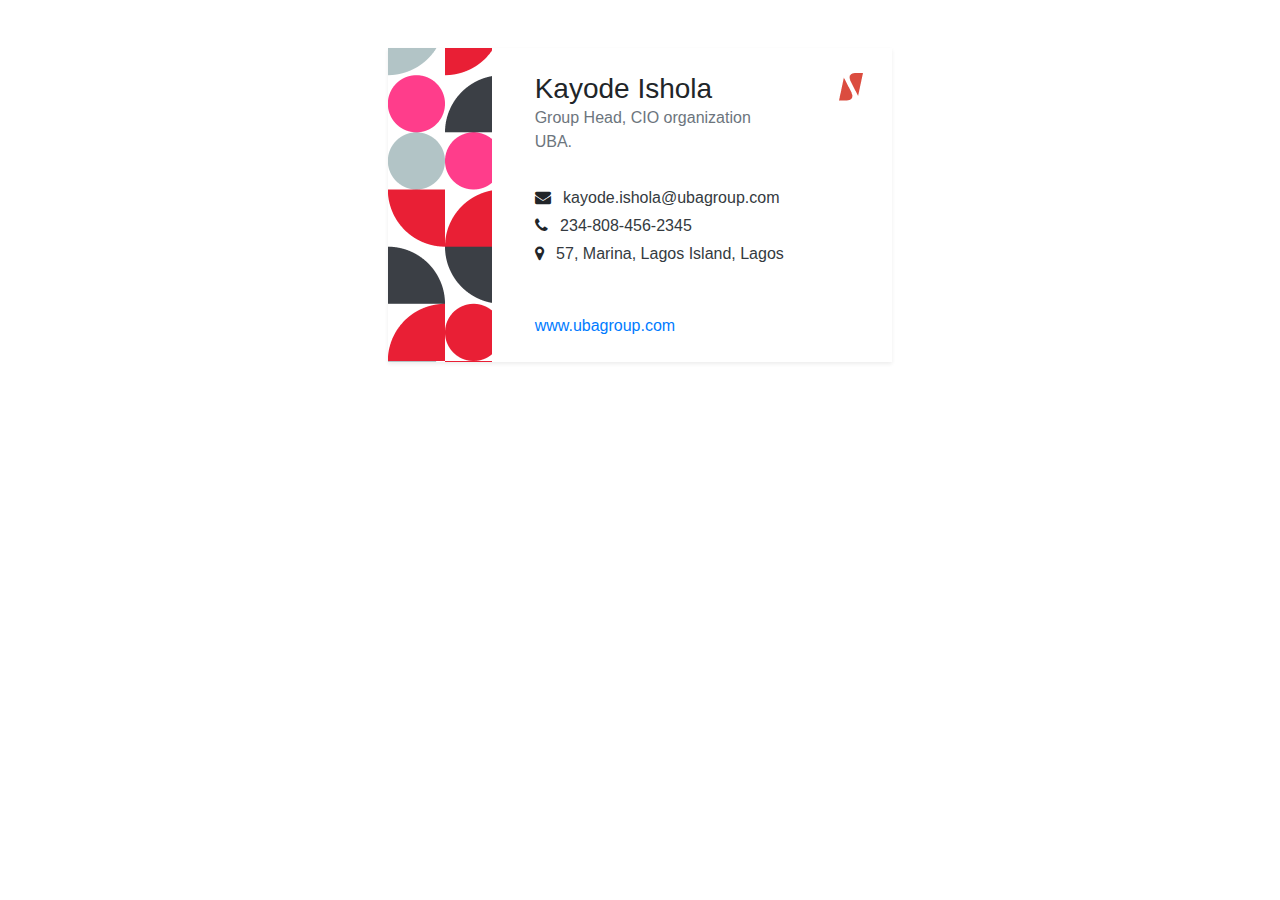
<file: index.html>
<!doctype html>
<html lang="en">
  <head>
    <title>Title</title>
    <!-- Required meta tags -->
    <meta charset="utf-8">
    <meta name="viewport" content="width=device-width, initial-scale=1, shrink-to-fit=no">

    <!-- Bootstrap CSS -->
    <link rel="stylesheet" href="https://stackpath.bootstrapcdn.com/bootstrap/4.3.1/css/bootstrap.min.css" integrity="sha384-ggOyR0iXCbMQv3Xipma34MD+dH/1fQ784/j6cY/iJTQUOhcWr7x9JvoRxT2MZw1T" crossorigin="anonymous">
  <link rel="stylesheet" href="https://cdnjs.cloudflare.com/ajax/libs/font-awesome/4.7.0/css/font-awesome.min.css" />
    
 <style>
  .bg-background{
    background-image: url(./side-pattern.png);
    object-fit: contain;
    min-height: 18rem;
  }
  
    @media (max-width: 767.98px) { 
      .bg-background{
    background-image: url(./side-pattern.png);
    object-fit: contain;
    min-height: 15rem!important;
  }
  
    }
 </style>
 
  </head>
  <body>
      <div class="container col-md-5 mx-auto mt-5">
        <div class="bg-white shadow-sm">
          <div class="row">
            <div class="col-3">
              <div class="bg-background h-100">

              </div>
            </div>
            <div class="col-9 px-1">
              <div class="h-100 py-4 px-md-4">
                <div class="d-flex justify-content-between">
                  <h3 class="mb-0">Kayode Ishola</h3>
                  <div class="pr-3">
                    <img src="/logo.png" class="img-fluid" alt="">
                    </div>
                </div>
                
                <p class="text-secondary">Group Head, CIO organization <br> UBA.</p>
                
                 <div class="pt-3">
                  <p class="mb-1">
                    <i class="fa fa-envelope" style="font-size:16px"></i>
                   <a class="text-dark ml-2" href="mailto:kayode.ishola@ubagroup.com">kayode.ishola@ubagroup.com</a> </p>
                  <p class="mb-1">
                    <i class="fa fa-phone" style="font-size:16px"></i>
                    <a href="tel:+234-808-456-2345" class="text-dark ml-2">234-808-456-2345</a>
                  </p>
                   <p class="mb-0">
                    <i class="fa fa-map-marker" style="font-size:16px"></i>
                    <a href="" class="text-dark ml-2">57, Marina, Lagos Island, Lagos</a>
                  </p>

                </div>
           
                <div class="pt-md-5 pt-4">
                  <a href="https://www.ubagroup.com/" class="mb-0 fs-6">www.ubagroup.com</a>
                </div>
              </div>
            </div>
          </div>
        </div>
      </div>
    <!-- Optional JavaScript -->
    <!-- jQuery first, then Popper.js, then Bootstrap JS -->
    <script src="https://code.jquery.com/jquery-3.3.1.slim.min.js" integrity="sha384-q8i/X+965DzO0rT7abK41JStQIAqVgRVzpbzo5smXKp4YfRvH+8abtTE1Pi6jizo" crossorigin="anonymous"></script>
    <script src="https://cdnjs.cloudflare.com/ajax/libs/popper.js/1.14.7/umd/popper.min.js" integrity="sha384-UO2eT0CpHqdSJQ6hJty5KVphtPhzWj9WO1clHTMGa3JDZwrnQq4sF86dIHNDz0W1" crossorigin="anonymous"></script>
    <script src="https://stackpath.bootstrapcdn.com/bootstrap/4.3.1/js/bootstrap.min.js" integrity="sha384-JjSmVgyd0p3pXB1rRibZUAYoIIy6OrQ6VrjIEaFf/nJGzIxFDsf4x0xIM+B07jRM" crossorigin="anonymous"></script>
  </body>
</html>
</file>
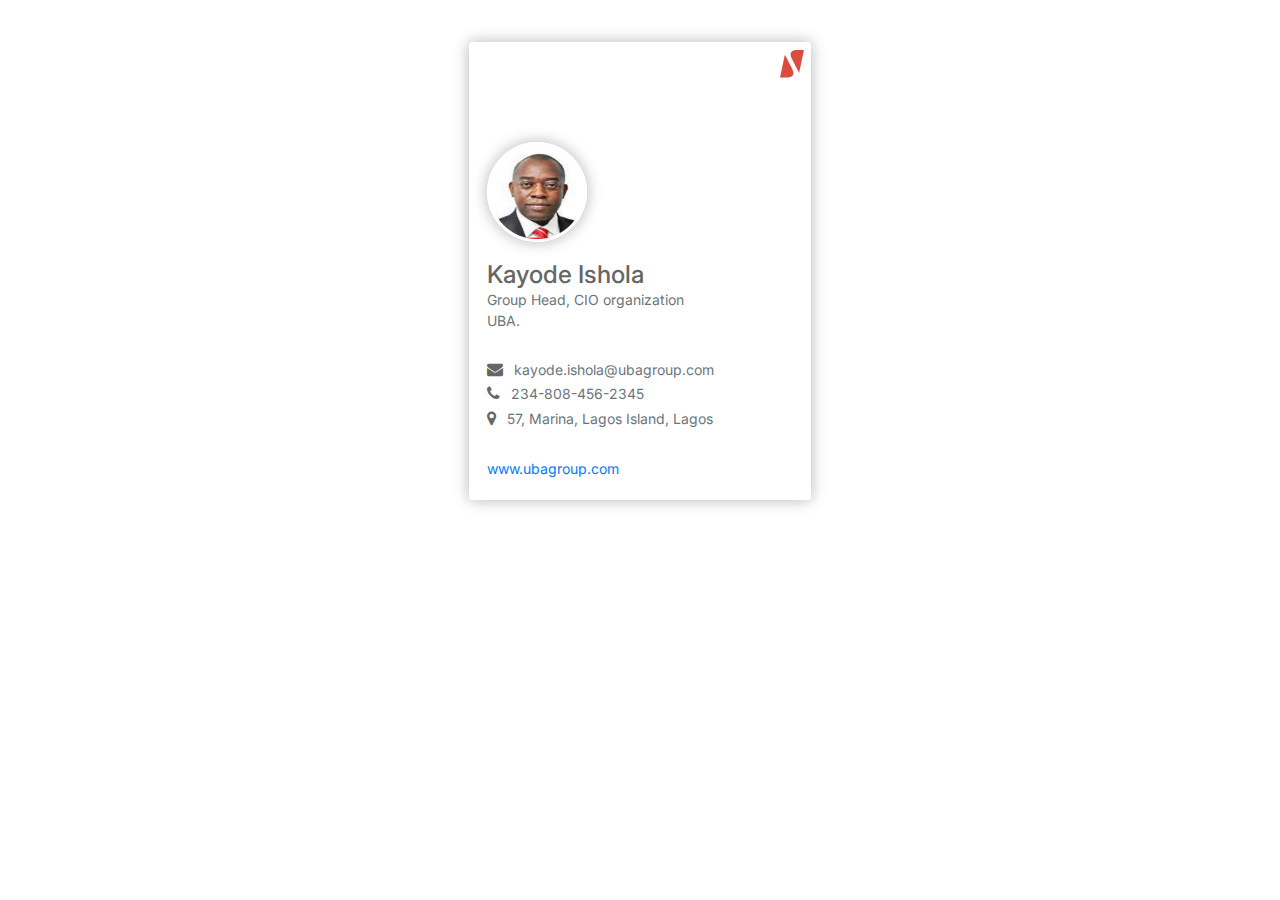
<file: id-card-2.html>
<!DOCTYPE html>
<html lang="en">

<head>
  <meta charset="UTF-8">
  <meta name="viewport" content="width=device-width, initial-scale=1.0">
  <meta http-equiv="X-UA-Compatible" content="ie=edge">
  <link rel="stylesheet" href="https://cdnjs.cloudflare.com/ajax/libs/twitter-bootstrap/4.0.0-beta/css/bootstrap.min.css" />
  <title>ID Card</title>
  <link rel="preconnect" href="https://fonts.googleapis.com">
<link rel="preconnect" href="https://fonts.gstatic.com" crossorigin>
<link href="https://fonts.googleapis.com/css2?family=Inter:wght@100;200;300;400;500;600;700;800&display=swap" rel="stylesheet">
  <link rel="stylesheet" href="https://cdnjs.cloudflare.com/ajax/libs/font-awesome/4.7.0/css/font-awesome.min.css" />
  <link rel="stylesheet" href="style.css">
</head>

<style>
  html {
    font-size: 14px;
  }
  
  .container {
    font-size: 14px;
    color: #666666;
    font-family: 'Inter', sans-serif;
  }
</style>

<body>
  <div class="container">
    <div class="pt-5 m-auto">
      <div class="col-md-6 col-lg-4 pb-3 mx-auto px-0 px-md-3">

        <div class="card card-custom bg-white border-white border-0">
          <div class="card-custom-img" style="background-image: url(http://res.cloudinary.com/d3/image/upload/c_scale,q_auto:good,w_1110/trianglify-v1-cs85g_cc5d2i.jpg);">
           <div class="p-2">
            <img src="./logo.png" class="float-right" alt="" srcset="">
           </div>
          </div>
          <div class="card-custom-avatar">
            <img class="img-fluid" src="/image.PNG" alt="Avatar" />
          </div>
          <div class="card-body" style="overflow-y: auto">
            <h3 class="mb-0">Kayode Ishola</h3>
            <p class="text-secondary">Group Head, CIO organization <br> UBA.</p>

            <div class="pt-3">
                  <p class="mb-1">
                    <i class="fa fa-envelope" style="font-size:16px"></i>
                   <a class="text-secondary ml-2" href="mailto:kayode.ishola@ubagroup.com">kayode.ishola@ubagroup.com</a> </p>
                  <p class="mb-1">
                    <i class="fa fa-phone" style="font-size:16px"></i>
                    <a href="tel:+234-808-456-2345" class="text-secondary ml-2">234-808-456-2345</a>
                  </p>
                   <p class="mb-0">
                    <i class="fa fa-map-marker" style="font-size:16px"></i>
                    <a href="" class="text-secondary ml-2">57, Marina, Lagos Island, Lagos</a>
                  </p>

                </div>
                
          </div>
          <div class="card-footer pb-4" style="background: inherit; border-color: inherit;">
            <a href="https://www.ubagroup.com/" target="_blank" class="mb-0 fs-6">www.ubagroup.com</a>
          </div>
        </div>

      </div>
    </div>
  </div>

</body>

</html>
</file>
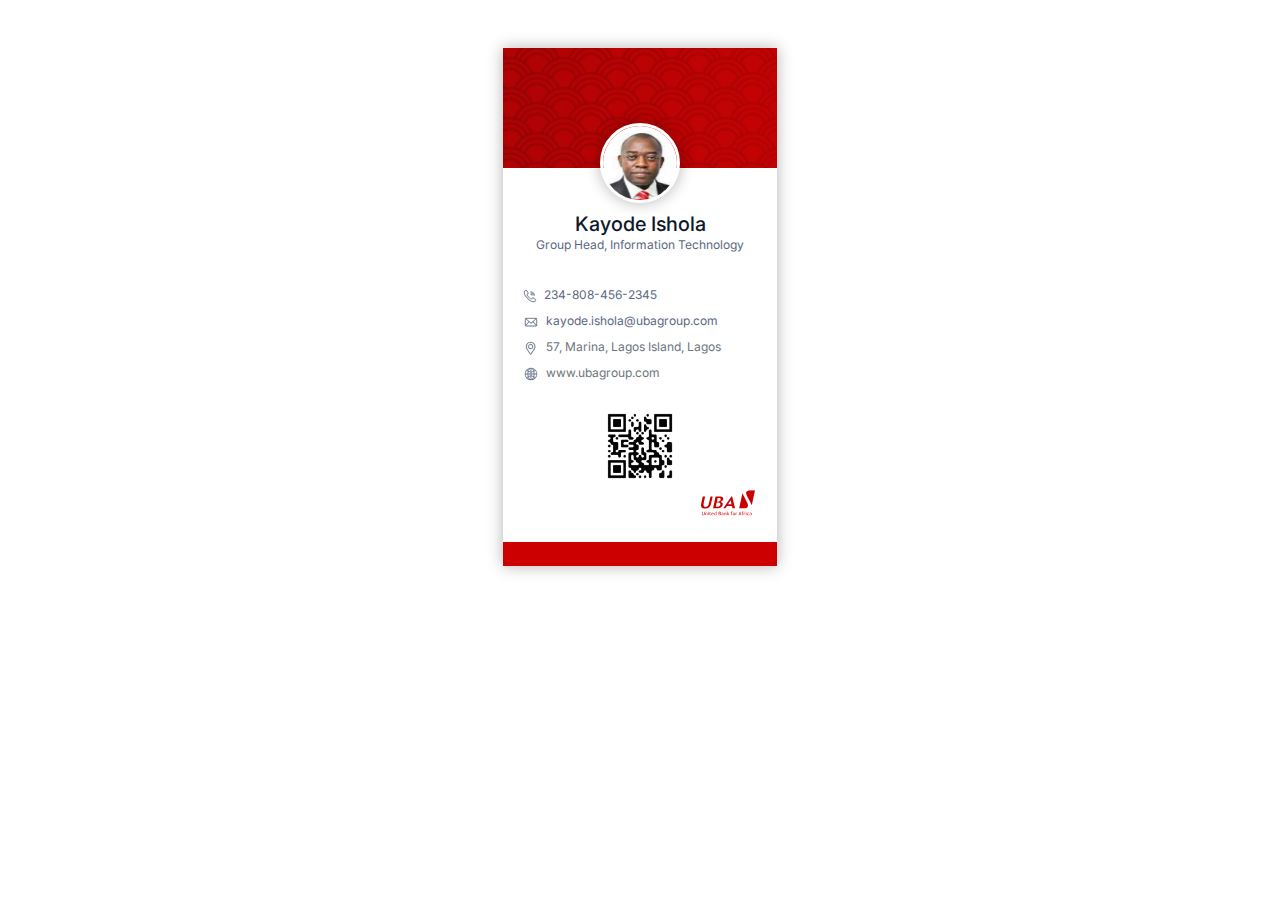
<file: id-card-3.html>
<!doctype html>
<html lang="en">
  <head>
    <title>ID card</title>
    <!-- Required meta tags -->
    <meta charset="utf-8">
    <meta name="viewport" content="width=device-width, initial-scale=1, shrink-to-fit=no">
    <link href="https://fonts.googleapis.com/css2?family=Inter:wght@100;200;300;400;500;600;700;800&display=swap" rel="stylesheet">
    <!-- Bootstrap CSS -->
    <link rel="stylesheet" href="https://stackpath.bootstrapcdn.com/bootstrap/4.3.1/css/bootstrap.min.css" integrity="sha384-ggOyR0iXCbMQv3Xipma34MD+dH/1fQ784/j6cY/iJTQUOhcWr7x9JvoRxT2MZw1T" crossorigin="anonymous">
    <link rel="stylesheet" href="style.css">
  </head>
  <body>
    <div class="container">
    <div class="pt-5 m-auto">
      <div class="col-md-6 col-lg-4 pb-3 mx-auto px-0 px-md-5">

        <div class="card card-custom bg-white border-white border-0 rounded-0">
          <div class="bg-danger bg-uba">
           
          </div>
          <div class="card-avatar text-center d-flex justify-content-center">
            <img class="img-fluid" src="/image.PNG" alt="Avatar" />
          </div>
          <div class="card-body" style="overflow-y: auto">
            <div class="text-center pt-4">
              <h5 class="mb-0">Kayode Ishola</h5>
               <p class="tx-secondary tx-12">Group Head, Information Technology</p>

            </div>
            
            <div class="pt-3">
              <p class="mb-2 tx-secondary tx-12">
                    <img src="/phone.svg" alt=""> <a href="tel:+234-808-456-2345" class="tx-secondary ml-1" target="_blank">234-808-456-2345</a> 
                  </p>
                  <p class="mb-2 tx-secondary tx-12">
                    <img src="/Mail.svg" alt="">
                   <a class="tx-secondary ml-1" href="mailto:kayode.ishola@ubagroup.com" target="_blank">kayode.ishola@ubagroup.com</a> </p>
                  
                   <p class="mb-2 tx-secondary tx-12">
                    <img src="/Address.svg" alt="">
                    <a href="" class="text-secondary ml-1" target="_blank">57, Marina, Lagos Island, Lagos</a>
                  </p>
                  <p class="mb-2 tx-secondary tx-12">
                    <img src="/Website.svg" alt="">
                    <a href="www.ubagroup.com" class="text-secondary ml-1" target="_blank">www.ubagroup.com</a>
                  </p>

                </div>

              <div class="text-center mt-4">
                <a href="">
                <img src="/QR-Code.jpeg" class="img-fluid qr-code-img" alt="">
                </a>
              </div>
                
              <div class="d-flex justify-content-end">
                <img src="/Logo wrap.svg" class="img-fluid uba-seed" alt="">
              </div>
          </div>
          <div class="card-footer bg-footeerr rounded-0" style="background: inherit; border-color: inherit;">
          </div>
        </div>

      </div>
    </div>
  </div>
  </body>
</html>
</file>
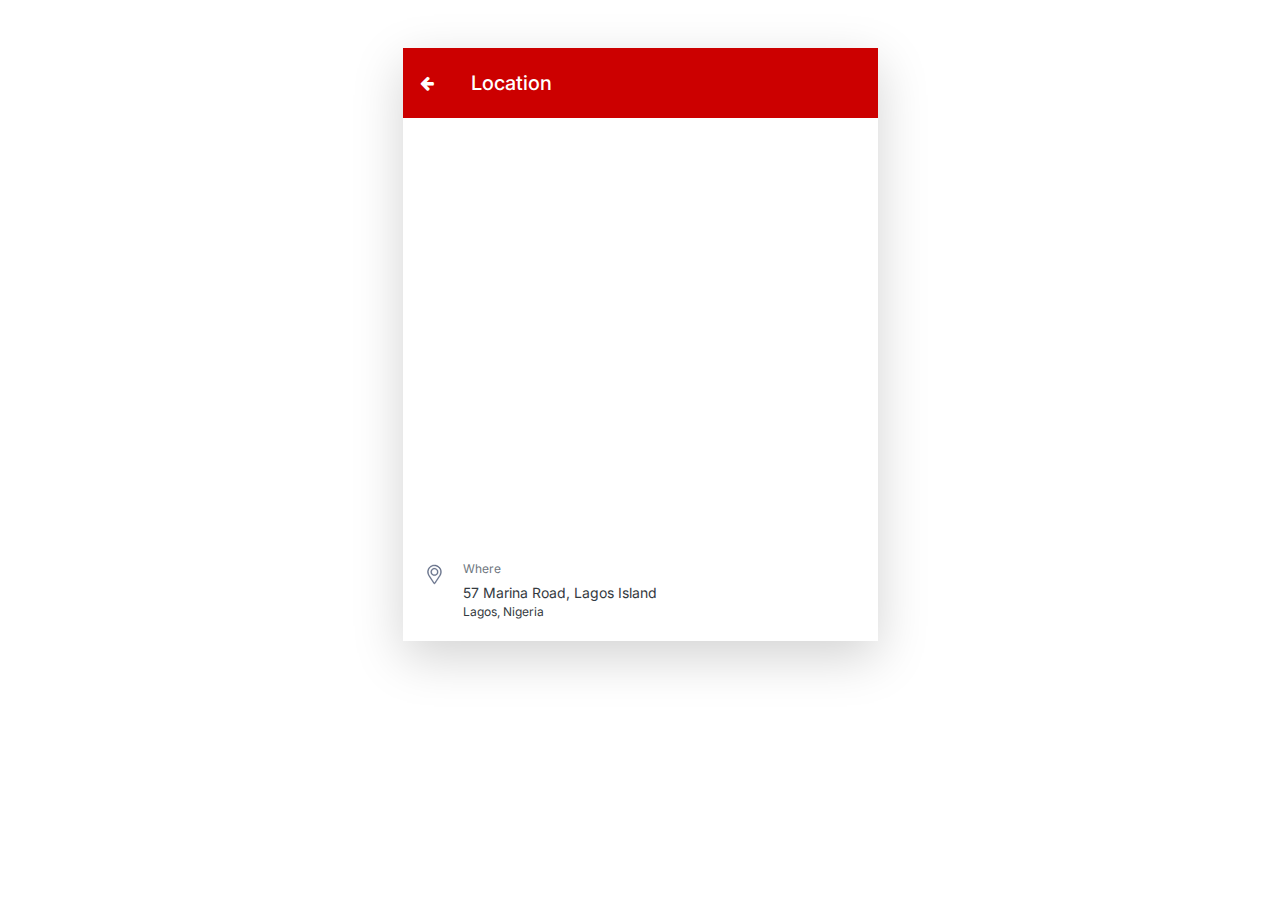
<file: location.html>
<!doctype html>
<html lang="en">
  <head>
    <title>ID card</title>
    <!-- Required meta tags -->
    <meta charset="utf-8">
    <meta name="viewport" content="width=device-width, initial-scale=1, shrink-to-fit=no">
    <link href="https://fonts.googleapis.com/css2?family=Inter:wght@100;200;300;400;500;600;700;800&display=swap" rel="stylesheet">
    <!-- Bootstrap CSS -->
    <link rel="stylesheet" href="https://stackpath.bootstrapcdn.com/bootstrap/4.3.1/css/bootstrap.min.css" integrity="sha384-ggOyR0iXCbMQv3Xipma34MD+dH/1fQ784/j6cY/iJTQUOhcWr7x9JvoRxT2MZw1T" crossorigin="anonymous">
  <link rel="stylesheet" href="https://cdnjs.cloudflare.com/ajax/libs/font-awesome/4.7.0/css/font-awesome.min.css" />
    <link rel="stylesheet" href="style.css">
  </head>
  <body>
    <div class="container px-0">
    <div class="pt-5 m-auto">
      <div class="col-md-6 col-lg-5 pb-3 mx-auto px-0">
        <div class="card bg-white border-white border-0 rounded-0 shadow-lg ">
          <div class="bg-red">
            <div class="d-flex align-items-center p-3">
              <a href="./Sample-id2.html" type="button" class="btn pl-0">
              <i class="fa fa-arrow-left text-white"></i>
            </a>

            <h5 class="mb-0 text-white ml-4">Location</h5>
            </div>
            
            
          </div>
          <div class="card-body" style="overflow-y: auto">
            <div class="">
              <div>
                <iframe src="https://www.google.com/maps/embed?pb=!1m18!1m12!1m3!1d3964.5201487312784!2d3.3810411142843457!3d6.455581695329687!2m3!1f0!2f0!3f0!3m2!1i1024!2i768!4f13.1!3m3!1m2!1s0x103b8bc3557952cb%3A0xeafdf52d1904cfce!2sUBA%20Head%20Office%20(Nigeria%20%26%20Africa)%20UBA%20House%20Marina!5e0!3m2!1sen!2sng!4v1659699673670!5m2!1sen!2sng" width="100%" height="400" style="border:0;" allowfullscreen="" loading="lazy" referrerpolicy="no-referrer-when-downgrade"></iframe>
              </div>
              <div class="d-flex pt-3">
              <div>
              <img src="/Address.svg" alt="" style="width:24px">
              </div>
              <div class="ml-3">
                <p class="mb-1 tx-12 text-secondary">
                        Where
                    </p>
                    <p class="tx-14 mb-0 text-dark">
                      57 Marina Road, Lagos Island
                    </p>
                    <p class="mb-0 tx-12 text-dark">
                        Lagos, Nigeria
                    </p>
              </div>
              </div>
          </div>
        </div>
            
          </div>
    
      </div>
    </div>
  </div>
   <!-- jQuery first, then Popper.js, then Bootstrap JS -->
    <script src="https://code.jquery.com/jquery-3.2.1.slim.min.js" integrity="sha384-KJ3o2DKtIkvYIK3UENzmM7KCkRr/rE9/Qpg6aAZGJwFDMVNA/GpGFF93hXpG5KkN" crossorigin="anonymous"></script>
    <script src="https://cdn.jsdelivr.net/npm/popper.js@1.12.9/dist/umd/popper.min.js" integrity="sha384-ApNbgh9B+Y1QKtv3Rn7W3mgPxhU9K/ScQsAP7hUibX39j7fakFPskvXusvfa0b4Q" crossorigin="anonymous"></script>
    <script src="https://cdn.jsdelivr.net/npm/bootstrap@4.0.0/dist/js/bootstrap.min.js" integrity="sha384-JZR6Spejh4U02d8jOt6vLEHfe/JQGiRRSQQxSfFWpi1MquVdAyjUar5+76PVCmYl" crossorigin="anonymous"></script>
  </body>
</html>
</file>
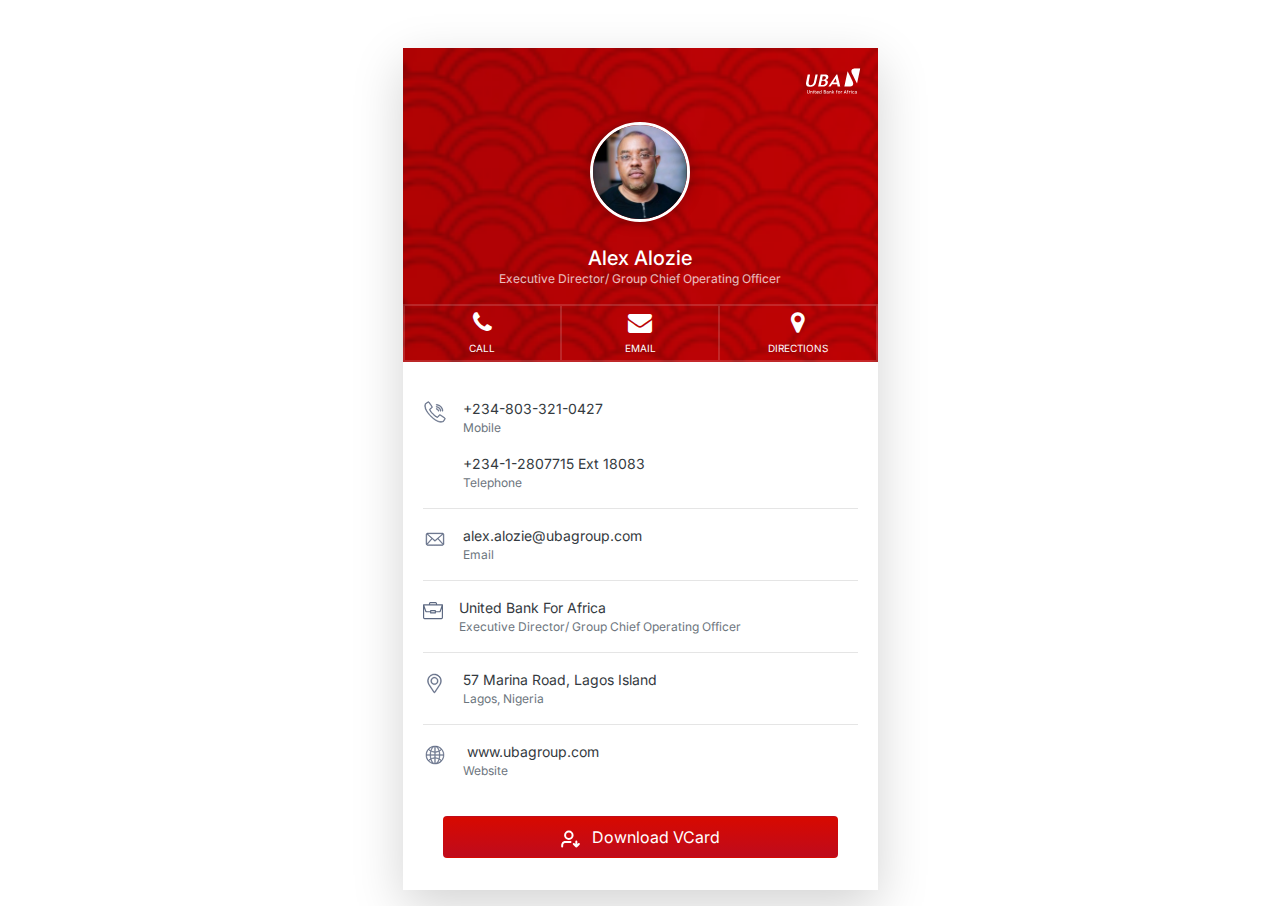
<file: Sample-id.html>
<!doctype html>
<html lang="en">
  <head>
    <title>ID card</title>
    <!-- Required meta tags -->
    <meta charset="utf-8">
    <meta name="viewport" content="width=device-width, initial-scale=1, shrink-to-fit=no">
    <link href="https://fonts.googleapis.com/css2?family=Inter:wght@100;200;300;400;500;600;700;800&display=swap" rel="stylesheet">
    <!-- Bootstrap CSS -->
    <link rel="stylesheet" href="https://stackpath.bootstrapcdn.com/bootstrap/4.3.1/css/bootstrap.min.css" integrity="sha384-ggOyR0iXCbMQv3Xipma34MD+dH/1fQ784/j6cY/iJTQUOhcWr7x9JvoRxT2MZw1T" crossorigin="anonymous">
  <link rel="stylesheet" href="https://cdnjs.cloudflare.com/ajax/libs/font-awesome/4.7.0/css/font-awesome.min.css" />
    <link rel="stylesheet" href="style.css">
  </head>
  <body>
    <div class="container px-0">
    <div class="pt-5 m-auto">
      <div class="col-md-6 col-lg-5 pb-3 mx-auto px-0">

        <div class="card  bg-white border-white border-0 rounded-0 shadow-lg ">
          <div class="bg-danger bg-uba">
            <div class="d-flex justify-content-end p-3">
                <img src="/logoo.svg" class="img-fluid uba-seed" alt="">
              </div>
            <div class="avatar text-center d-flex justify-content-center pt-2">
            <img class="img-fluid" src="/alex.jpg" alt="Avatar" />
          </div>
          <div class="text-center pt-4">
              <h5 class="mb-0  text-white">Alex Alozie</h5>
               <p class="tx-12 text-light">Executive Director/ Group Chief Operating Officer</p>
          </div>
          <div class="d-flex align-content-center justify-content-around border-topp border-whiter">
            <div class="text-center text-white border-right w-100  py-1">
              <a href="tel:+234-803-321-0427" class="text-white">
                <i class="fa fa-phone" style="font-size:24px"></i>
                <p class="tx-10 mb-0 text-uppercase pt-1">Call</p>
              </a>
            </div>
            <div class="text-center text-white border-right w-100  py-1">
              <a href="mailto:alex.alozie@ubagroup.com" class="text-white">
                <i class="fa fa-envelope" style="font-size:24px"></i>
                <p class="tx-10 mb-0 text-uppercase pt-1">Email</p>
              </a>
            </div>
            <div class="text-center text-center text-white border-right w-100  py-1">
              <a href="./location.html" class="text-white">
                <i class="fa fa fa-map-marker" style="font-size:24px"></i>
                <p class="tx-10 mb-0 text-uppercase pt-1">Directions</p>
              </a>
            </div>
          </div>
            
          </div>
          
          <div class="card-body" style="overflow-y: auto">
            
            <div class="pt-3">
                    <div class="d-flex">
                      <div>
                      <img src="/phone.svg" alt="" style="width:24px">
                      </div>
                      <div class="ml-3">
                        <div>
                          <p class="tx-14 mb-0 text-dark">
                            <a href="tel:+234-808-456-2345" class="text-dark">
                             +234-803-321-0427
                             </a>
                          </p>
                          <p class="mb-0 tx-12 text-secondary">
                            Mobile
                          </p>
                        </div>
                        
                         <div class="mt-3">
                          <p class="tx-14 mb-0 text-dark">
                            <a href="tel:+18083" class="text-dark">
                             +234-1-2807715 Ext 18083
                          </a>
                          </p>
                          <p class="mb-0 tx-12 text-secondary">
                            Telephone
                          </p>
                        </div>
                        
                      </div>
                     </div>
                  <hr>
                    <div class="d-flex">
                      <div>
                      <img src="/Mail.svg" alt="" style="width:24px">
                      </div>
                      <div class="ml-3">
                          <p class="tx-14 mb-0 text-dark">
                            <a class="text-dark" href="mailto:alex.alozie@ubagroup.com">alex.alozie@ubagroup.com</a>
                          </p>
                        <p class="mb-0 tx-12 text-secondary">
                            Email
                          </p>
                      </div>
                     </div>
                    <hr> 

                    <div class="d-flex">
                      <div>
                      <img src="/case.svg" alt="" style="width:20px">
                      </div>
                      <div class="ml-3">
                          <p class="tx-14 mb-0 text-dark">
                            United Bank For Africa
                          </p>
                        <p class="mb-0 tx-12 text-secondary">
                            Executive Director/ Group Chief Operating Officer
                          </p>
                      </div>
                     </div>
                    <hr>
                     <div class="d-flex">
                      <div>
                      <img src="/Address.svg" alt="" style="width:24px">
                      </div>
                      <div class="ml-3">
                          <a class="text-dark" href="./location.html">
                            <p class="tx-14 mb-0 text-dark">
                              57 Marina Road, Lagos Island
                            </p>
                            <p class="mb-0 tx-12 text-secondary">
                                Lagos, Nigeria
                            </p>
                          </a>
                      </div>
                     </div>
                    <hr> 
                    <div class="d-flex">
                      <div>
                      <img src="/Website.svg" alt="" style="width:24px">
                      </div>
                      <div class="ml-3">
                          <p class="tx-14 mb-0 text-dark">
                             <a href="www.ubagroup.com" class="text-dark ml-1">www.ubagroup.com</a>
                          </p>
                        <p class="mb-0 tx-12 text-secondary">
                            Website
                          </p>
                      </div>
                     </div>
          </div>
          <div class="card-footer border-0 rounded-0 mt-4" style="background: inherit; border-color: inherit;">
            <button type="button" class="btn btn-download w-100 text-white text-semibold py-2" data-toggle="modal" data-target="#downloadModal">
              <div class="flex align-items-center">
                <img src="/user.svg" alt="" class="mr-2">
                Download VCard
              </div>
            </button>
          </div>
        </div>


        <!-- Modal -->

        <!-- contact modal -->
<div class="modal fade" id="downloadModal" tabindex="-1" role="dialog" aria-labelledby="downloadModalLabel" aria-hidden="true">
  <div class="modal-dialog modal-sm modal-dialog-centered" role="document">
    <div class="modal-content shadow-sm border-0 rounded-lg">
      <div class="modal-header pb-0 border-0">
        <div>
        <p class="modal-title text-semibold" id="downloadModalLabel">Save this Contact</p>
          <p class="tx-12 text-secondary">How would you like to save this contact</p>
        </div>
        <button type="button" class="close" data-dismiss="modal" aria-label="Close">
          <span aria-hidden="true">&times;</span>
        </button>
      </div>
      <div class="modal-body pt-0">
        <button class="btn" data-toggle="modal" data-target="#contactModal" data-dismiss="modal">
          <div class="d-flex align-items-center">
        <div>
        <img src="/Mail.svg" alt="" style="width:36px">
        </div>
        <div class="ml-4">
            <p class="mb-0 text-dark">
              Send by Email
            </p>
        </div>
        </div>
        </button>
        <div>
          <button class="btn"  data-dismiss="modal">
          <div class="d-flex align-items-center">
        <div>
          <i class="fa fa-download text-secondary" style="width:36px"></i>
        </div>
        <div class="ml-4">
            <p class="mb-0 text-dark">
              Send to My Phone
            </p>
        </div>
        </div>
        </button>
       
        </div>
      </div>
    </div>
  </div>
</div>

<div class="modal fade" id="contactModal" tabindex="-1" role="dialog" aria-labelledby="downloadModalLabel" aria-hidden="true">
  <div class="modal-dialog modal-sm modal-dialog-centered" role="document">
    <div class="modal-content shadow-sm border-0 rounded-lg">
      <div class="d-flex justify-content-between px-3 border-0 pb-0">
        <button type="button" class="btn pl-0" data-toggle="modal" data-target="#downloadModal"  data-dismiss="modal">
          <i class="fa fa-arrow-left text-secondary"></i>
        </button>
        
        <button type="button" class="close" data-dismiss="modal" aria-label="Close">
          <span aria-hidden="true">&times;</span>
        </button>
      </div>
      <div class="modal-body pt-0">
        <div>
        <p class="modal-title text-semibold" id="downloadModalLabel">Send by Email</p>
          <p class="tx-12 text-secondary">Send contact details using email.</p>
        </div>
        <form action="">
          <input type="text" class="form-control" placeholder="Enter Email Address">
          
          <button class="btn btn-download w-100 text-uppercase mt-3 text-white">Send</button>
        </form>
      </div>
      
    </div>
  </div>
</div>

      </div>
    </div>
  </div>
   <!-- jQuery first, then Popper.js, then Bootstrap JS -->
    <script src="https://code.jquery.com/jquery-3.2.1.slim.min.js" integrity="sha384-KJ3o2DKtIkvYIK3UENzmM7KCkRr/rE9/Qpg6aAZGJwFDMVNA/GpGFF93hXpG5KkN" crossorigin="anonymous"></script>
    <script src="https://cdn.jsdelivr.net/npm/popper.js@1.12.9/dist/umd/popper.min.js" integrity="sha384-ApNbgh9B+Y1QKtv3Rn7W3mgPxhU9K/ScQsAP7hUibX39j7fakFPskvXusvfa0b4Q" crossorigin="anonymous"></script>
    <script src="https://cdn.jsdelivr.net/npm/bootstrap@4.0.0/dist/js/bootstrap.min.js" integrity="sha384-JZR6Spejh4U02d8jOt6vLEHfe/JQGiRRSQQxSfFWpi1MquVdAyjUar5+76PVCmYl" crossorigin="anonymous"></script>
  </body>
</html>
</file>
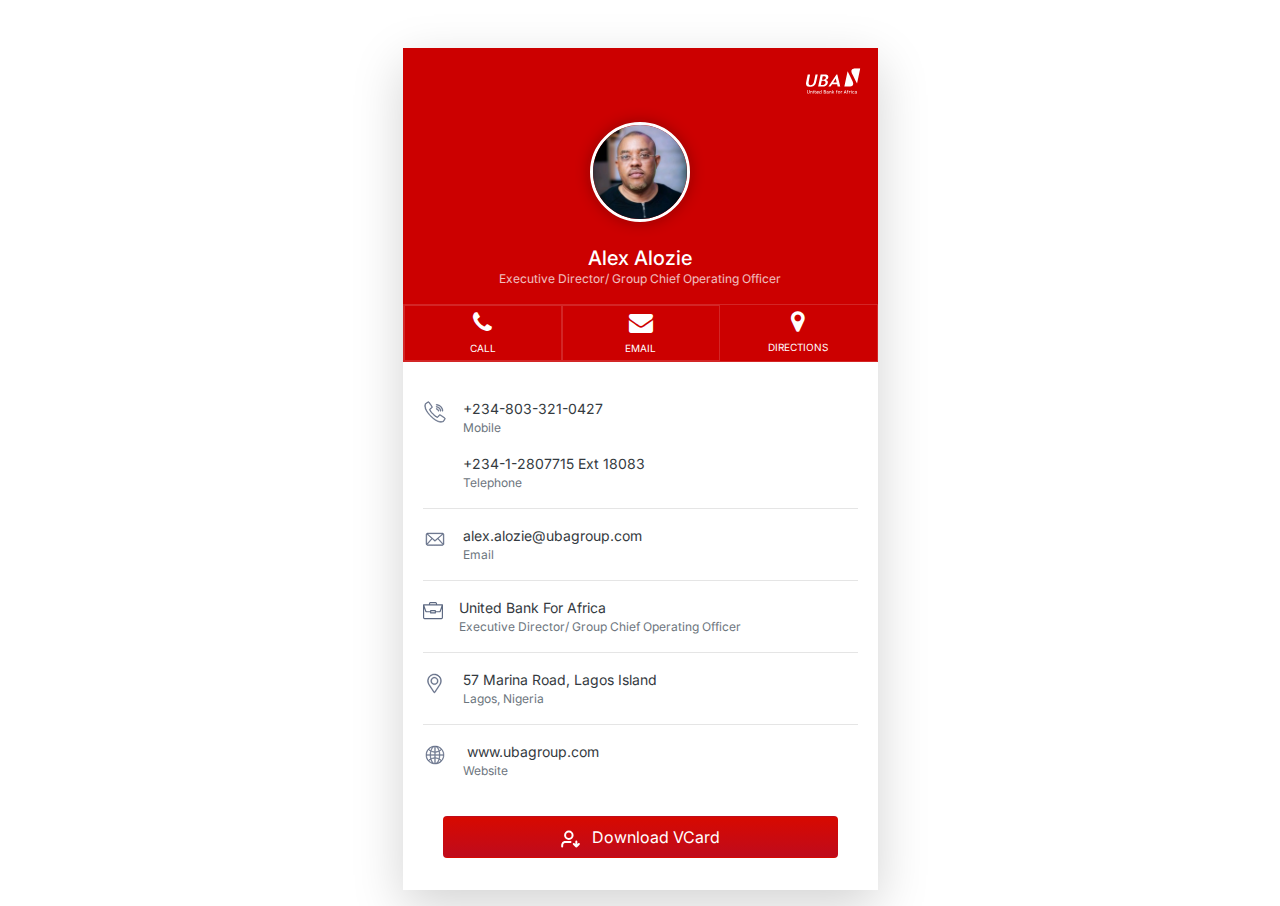
<file: Sample-id2.html>
<!doctype html>
<html lang="en">
  <head>
    <title>ID card</title>
    <!-- Required meta tags -->
    <meta charset="utf-8">
    <meta name="viewport" content="width=device-width, initial-scale=1, shrink-to-fit=no">
    <link href="https://fonts.googleapis.com/css2?family=Inter:wght@100;200;300;400;500;600;700;800&display=swap" rel="stylesheet">
    <!-- Bootstrap CSS -->
    <link rel="stylesheet" href="https://stackpath.bootstrapcdn.com/bootstrap/4.3.1/css/bootstrap.min.css" integrity="sha384-ggOyR0iXCbMQv3Xipma34MD+dH/1fQ784/j6cY/iJTQUOhcWr7x9JvoRxT2MZw1T" crossorigin="anonymous">
  <link rel="stylesheet" href="https://cdnjs.cloudflare.com/ajax/libs/font-awesome/4.7.0/css/font-awesome.min.css" />
    <link rel="stylesheet" href="style.css">
  </head>
  <body>
    <div class="container px-0">
    <div class="pt-5 m-auto">
      <div class="col-md-6 col-lg-5 pb-3 mx-auto px-0">

        <div class="card bg-white border-white border-0 rounded-0 shadow-lg ">
          <div class="bg-red">
            <div class="d-flex justify-content-end p-3">
                <img src="/logoo.svg" class="img-fluid uba-seed" alt="">
              </div>
            <div class="avatar text-center d-flex justify-content-center pt-2">
            <img class="img-fluid" src="/alex.jpg" alt="Avatar" />
          </div>
          <div class="text-center pt-4">
              <h5 class="mb-0  text-white">Alex Alozie</h5>
               <p class="tx-12 text-light">Executive Director/ Group Chief Operating Officer</p>
          </div>
          <div class="d-flex align-content-center justify-content-around border-topp">
            <div class="text-center text-white border-right w-100  py-1">
              <a href="tel:+234-803-321-0427" class="text-white">
                <i class="fa fa-phone" style="font-size:24px"></i>
                <p class="tx-10 mb-0 text-uppercase pt-1">Call</p>
              </a>
            </div>
            <div class="text-center text-white border-right w-100  py-1">
              <a href="mailto:alex.alozie@ubagroup.com" class="text-white">
                <i class="fa fa-envelope" style="font-size:24px"></i>
                <p class="tx-10 mb-0 text-uppercase pt-1">Email</p>
              </a>
            </div>
            <div class="text-center text-center text-white w-100  py-1">
              <a href="./location.html" class="text-white">
                <i class="fa fa fa-map-marker" style="font-size:24px"></i>
                <p class="tx-10 mb-0 text-uppercase pt-1">Directions</p>
              </a>
            </div>
          </div>
            
          </div>
          
          <div class="card-body" style="overflow-y: auto">
            
            <div class="pt-3">
                    <div class="d-flex">
                      <div>
                      <img src="/phone.svg" alt="" style="width:24px">
                      </div>
                      <div class="ml-3">
                        <div>
                          <p class="tx-14 mb-0 text-dark">
                            <a href="tel:+234-808-456-2345" class="text-dark">
                             +234-803-321-0427
                             </a>
                          </p>
                          <p class="mb-0 tx-12 text-secondary">
                            Mobile
                          </p>
                        </div>
                        
                         <div class="mt-3">
                          <p class="tx-14 mb-0 text-dark">
                            <a href="tel:+18083" class="text-dark">
                             +234-1-2807715 Ext 18083
                          </a>
                          </p>
                          <p class="mb-0 tx-12 text-secondary">
                            Telephone
                          </p>
                        </div>
                        
                      </div>
                     </div>
                  <hr>
                    <div class="d-flex">
                      <div>
                      <img src="/Mail.svg" alt="" style="width:24px">
                      </div>
                      <div class="ml-3">
                          <p class="tx-14 mb-0 text-dark">
                            <a class="text-dark" href="mailto:alex.alozie@ubagroup.com">alex.alozie@ubagroup.com</a>
                          </p>
                        <p class="mb-0 tx-12 text-secondary">
                            Email
                          </p>
                      </div>
                     </div>
                    <hr> 

                    <div class="d-flex">
                      <div>
                      <img src="/case.svg" alt="" style="width:20px">
                      </div>
                      <div class="ml-3">
                          <p class="tx-14 mb-0 text-dark">
                            United Bank For Africa
                          </p>
                        <p class="mb-0 tx-12 text-secondary">
                            Executive Director/ Group Chief Operating Officer
                          </p>
                      </div>
                     </div>
                    <hr>
                     <div class="d-flex">
                      <div>
                      <img src="/Address.svg" alt="" style="width:24px">
                      </div>
                      <div class="ml-3">
                          <a class="text-dark" href="./location.html">
                            <p class="tx-14 mb-0 text-dark">
                              57 Marina Road, Lagos Island
                            </p>
                            <p class="mb-0 tx-12 text-secondary">
                                Lagos, Nigeria
                            </p>
                          </a>
                      </div>
                     </div>
                    <hr> 
                    <div class="d-flex">
                      <div>
                      <img src="/Website.svg" alt="" style="width:24px">
                      </div>
                      <div class="ml-3">
                          <p class="tx-14 mb-0 text-dark">
                             <a href="https://ubagroup.com/" class="text-dark ml-1">www.ubagroup.com</a>
                          </p>
                        <p class="mb-0 tx-12 text-secondary">
                            Website
                          </p>
                      </div>
                     </div>
          </div>
          <div class="card-footer border-0 rounded-0 mt-4" style="background: inherit; border-color: inherit;">
            <button type="button" class="btn btn-download w-100 text-white text-semibold py-2" data-toggle="modal" data-target="#downloadModal">
              <div class="flex align-items-center">
                <img src="/user.svg" alt="" class="mr-2">
                Download VCard
              </div>
            </button>
          </div>
        </div>


        <!-- Modal -->

        <!-- contact modal -->
<div class="modal fade" id="downloadModal" tabindex="-1" role="dialog" aria-labelledby="downloadModalLabel" aria-hidden="true">
  <div class="modal-dialog modal-sm modal-dialog-centered" role="document">
    <div class="modal-content shadow-sm border-0 rounded-lg">
      <div class="modal-header pb-0 border-0">
        <div>
        <p class="modal-title text-semibold" id="downloadModalLabel">Save this Contact</p>
          <p class="tx-12 text-secondary">How would you like to save this contact</p>
        </div>
        <button type="button" class="close" data-dismiss="modal" aria-label="Close">
          <span aria-hidden="true">&times;</span>
        </button>
      </div>
      <div class="modal-body pt-0">
        <button class="btn" data-toggle="modal" data-target="#contactModal" data-dismiss="modal">
          <div class="d-flex align-items-center">
        <div>
        <img src="/Mail.svg" alt="" style="width:36px">
        </div>
        <div class="ml-4">
            <p class="mb-0 text-dark">
              Send by Email
            </p>
        </div>
        </div>
        </button>
        <div>
          <button class="btn"  data-dismiss="modal">
          <div class="d-flex align-items-center">
        <div>
          <i class="fa fa-download text-secondary" style="width:36px"></i>
        </div>
        <div class="ml-4">
            <p class="mb-0 text-dark">
              Send to My Phone
            </p>
        </div>
        </div>
        </button>
       
        </div>
      </div>
    </div>
  </div>
</div>

<div class="modal fade" id="contactModal" tabindex="-1" role="dialog" aria-labelledby="downloadModalLabel" aria-hidden="true">
  <div class="modal-dialog modal-sm modal-dialog-centered" role="document">
    <div class="modal-content shadow-sm border-0 rounded-lg">
      <div class="d-flex justify-content-between px-3 border-0 pb-0">
        <button type="button" class="btn pl-0" data-toggle="modal" data-target="#downloadModal"  data-dismiss="modal">
          <i class="fa fa-arrow-left text-secondary"></i>
        </button>
        
        <button type="button" class="close" data-dismiss="modal" aria-label="Close">
          <span aria-hidden="true">&times;</span>
        </button>
      </div>
      <div class="modal-body pt-0">
        <div>
        <p class="modal-title text-semibold" id="downloadModalLabel">Send by Email</p>
          <p class="tx-12 text-secondary">Send contact details using email.</p>
        </div>
        <form action="">
          <input type="text" class="form-control" placeholder="Enter Email Address">
          
          <button class="btn btn-download w-100 text-uppercase mt-3 text-white">Send</button>
        </form>
      </div>
      
    </div>
  </div>
</div>

      </div>
    </div>
  </div>
   <!-- jQuery first, then Popper.js, then Bootstrap JS -->
    <script src="https://code.jquery.com/jquery-3.2.1.slim.min.js" integrity="sha384-KJ3o2DKtIkvYIK3UENzmM7KCkRr/rE9/Qpg6aAZGJwFDMVNA/GpGFF93hXpG5KkN" crossorigin="anonymous"></script>
    <script src="https://cdn.jsdelivr.net/npm/popper.js@1.12.9/dist/umd/popper.min.js" integrity="sha384-ApNbgh9B+Y1QKtv3Rn7W3mgPxhU9K/ScQsAP7hUibX39j7fakFPskvXusvfa0b4Q" crossorigin="anonymous"></script>
    <script src="https://cdn.jsdelivr.net/npm/bootstrap@4.0.0/dist/js/bootstrap.min.js" integrity="sha384-JZR6Spejh4U02d8jOt6vLEHfe/JQGiRRSQQxSfFWpi1MquVdAyjUar5+76PVCmYl" crossorigin="anonymous"></script>
  </body>
</html>
</file>
<file: style.css>
body{
  color: #101828;
    font-family: 'Inter', sans-serif;
}
.card-custom {
  overflow: hidden;
  min-height: 450px;
  box-shadow: 0 0 15px rgba(10, 10, 10, 0.3);
}

.card-custom-img {
  height: 200px;
  min-height: 200px;
  background-repeat: no-repeat;
  background-size: cover;
  background-position: center;
  border-color: inherit;
}

/* First border-left-width setting is a fallback */
.card-custom-img::after {
  position: absolute;
  content: '';
  top: 161px;
  left: 0;
  width: 0;
  height: 0;
  border-style: solid;
  border-top-width: 40px;
  border-right-width: 0;
  border-bottom-width: 0;
  border-left-width: 545px;
  border-left-width: calc(575px - 5vw);
  border-top-color: transparent;
  border-right-color: transparent;
  border-bottom-color: transparent;
  border-left-color: inherit;
}

.card-custom-avatar img {
  border-radius: 50%;
  box-shadow: 0 0 15px rgba(10, 10, 10, 0.3);
  position: absolute;
  top: 100px;
  left: 1.25rem;
  width: 100px;
  height: 100px;
  border: 3px solid #fff;
}

.bg-uba{
  min-height: 120px;
  background-image: url(/uba-bg.png);
  background-size: cover;
}
.card-avatar img {
  border-radius: 50%;
  box-shadow: 0 0 15px rgba(10, 10, 10, 0.3);
  position: absolute;
  top: 75px;
  /* left: 5.9rem; */
  width: 80px;
  height: 80px;
  border: 3px solid #fff;
}

.avatar img {
  border-radius: 50%;
  box-shadow: 0 0 15px rgba(10, 10, 10, 0.3);
  width: 100px;
  height: 100px;
  border: 3px solid #fff;
}
.tx-secondary{
  color: #5C6881;
}
.tx-12{
font-size: 0.75rem;
}
.bg-footeerr{
  background-color: #CC0000!important;
  height: 16px;
}
.uba-seed{
  width: 3.5rem;
}
.qr-code-img{
  width: 5rem;
}
    @media (max-width: 767.98px) { 
      .tx-12{
        font-size: 0.875rem!important;
      }
    }

.text-light{
  color: #fffefe !important;
  opacity: 0.75;
}
.border-whiter{
  color: #fffefe!important;
}
.tx-10{
  font-size: 10px;
}
.tx-14{
  font-size: 14px;
}
.btn-download{
  background: linear-gradient(180deg, #D70900 0%, #BF0B1C 100%);

}
.bg-red{
  background-color: #CC0000;
}
.border-topp, .border-right{
  border: 1px solid rgba(255,255,255,0.15)!important;
}
</file>
